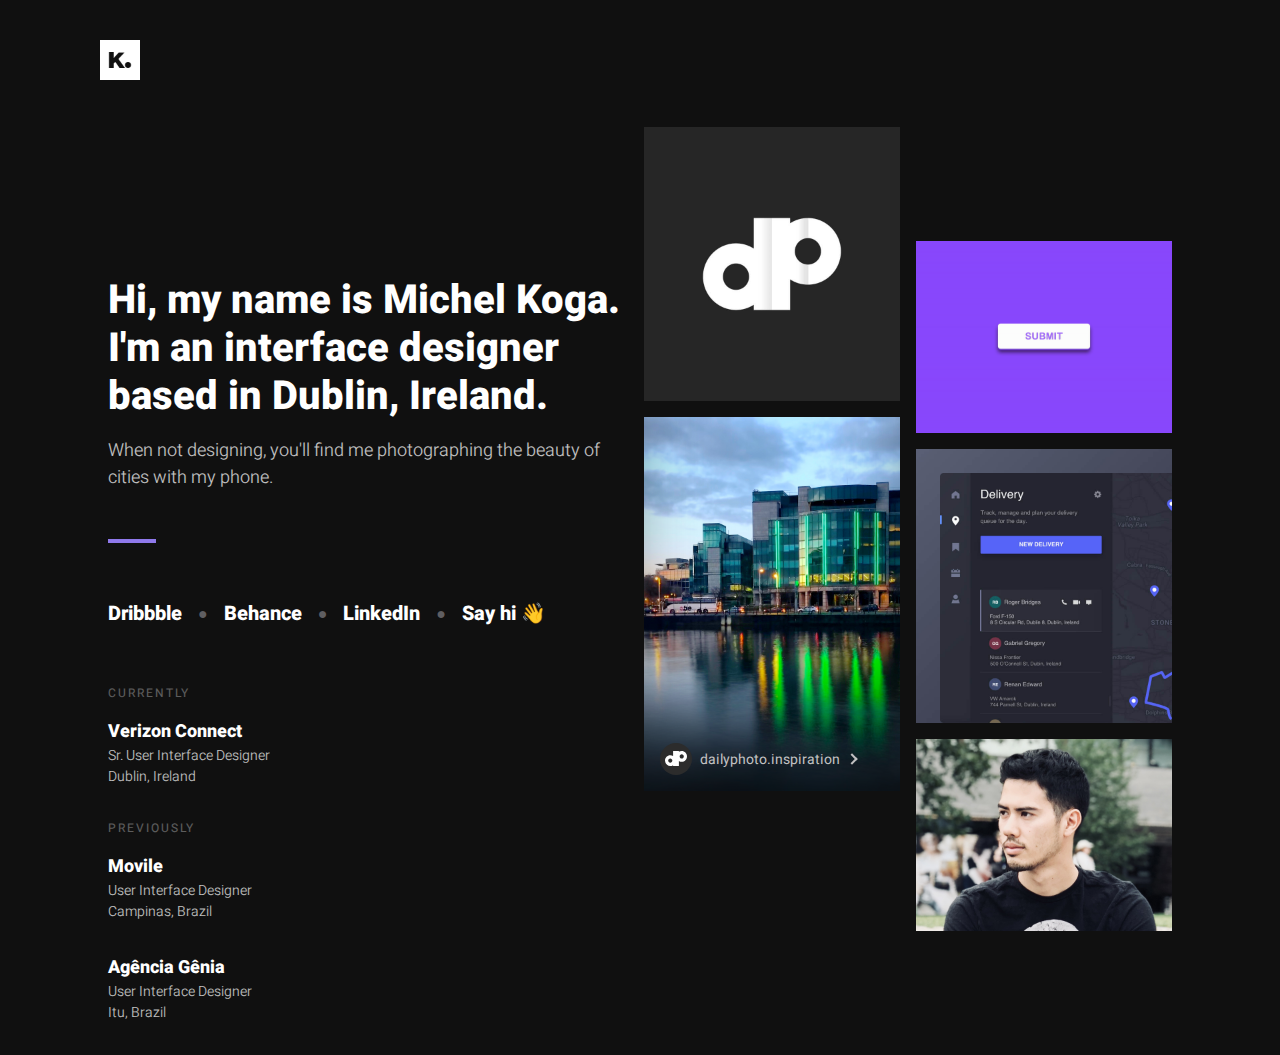
<file: index.html>
<!DOCTYPE html>
<html>

<head>
    <!-- Global site tag (gtag.js) - Google Analytics -->
    <script async src="https://www.googletagmanager.com/gtag/js?id=UA-73721420-1"></script>
    <script>
        window.dataLayer = window.dataLayer || [];
        function gtag() { dataLayer.push(arguments); }
        gtag('js', new Date());
        gtag('config', 'UA-73721420-1');
    </script>

    <!--Title-->
    <title>Michel Koga | Product Designer</title>

    <!--Styles Sheet-->
    <link rel="stylesheet" href="resources/css/style.css">

    <!--Google Font-->
    <link href="https://fonts.googleapis.com/css?family=Heebo:300,400,800" rel="stylesheet">

    <meta charset="UTF-8">
    <meta name="viewport" content="width=device-width, initial-scale=1">

    <!--SEO-->
    <meta name="description" content="An user interface designer passionate by improving users experiences with digital products." />

    <!-- Favicon -->
    <link rel="shortcut icon" href="resources/img/favicon.ico">
</head>

<body>
    <div class="header">
        <img src="resources/img/k_brand.png" width="40px" height="40px">
    </div>
    <div class="container">
        <div class="content">
            <h1 class="mainTitle">Hi, my name is Michel Koga. I'm an interface designer based in Dublin, Ireland.</h1>
            <p class="description">
                When not designing, you'll find me photographing the beauty of cities with my phone.
            </p>
            <span class="dividerLine"></span>
            <nav class="links">
                <h2 class="hidden">Social Media</h2>
                <ul>
                    <li><a href="https://dribbble.com/michelkoga/" target="_blank">Dribbble</a></li>
                    <li><a href="https://www.behance.net/michelkoga/" target="_blank">Behance</a></li>
                    <li><a href="https://www.linkedin.com/in/michelkoga/" target="_blank">LinkedIn</a></li>
                    <li><a href="mailto:kogamichel5@gmail.com">Say hi 👋</a></li>
                </ul>
            </nav>
            <div class="flex-block">
                <section class="workExperience">
                    <h2 class="hidden">Work Experience</h2>
                    <section>
                        <h3 class="xpHeadline">Currently</h3>
                        <article>
                            <a href="https://www.verizonconnect.com/" target="_blank">
                                <h4 class="companyTitle">Verizon Connect</h4>
                            </a>
                            <div class="company">
                                <span class="companyRole">Sr. User Interface Designer</span>
                                <span class="companyRole">Dublin, Ireland</span>
                            </div>
                        </article>
                    </section>
                    <section>
                        <h3 class="xpHeadline">Previously</h3>
                        <article>
                            <a href="https://www.movile.com/" target="_blank">
                                <h4 class="companyTitle">Movile</h4>
                            </a>
                            <div class="company">
                                <span class="companyRole">User Interface Designer</span>
                                <span class="companyRole">Campinas, Brazil</span>
                            </div>
                        </article>
                        <article>
                            <a href="http://agenciagenia.com.br/" target="_blank">
                                <h4 class="companyTitle">Agência Gênia</h4>
                            </a>
                            <div class="company">
                                <span class="companyRole">User Interface Designer</span>
                                <span class="companyRole">Itu, Brazil</span>
                        </article>
                    </section>
                </section>
                <div class="grid">
                        <div class="grid-item">
                            <img src="resources/img/dp-logo.jpg" alt="Daily Photo Inspiration Logo" class="medium grid-item-photo" />
                            <a class="large grid-item-photo instagram-card" href="https://www.instagram.com/dailyphoto.inspiration/" target="_blank">
                                <img src="resources/img/instagram-photo.jpg" alt="Instagram Picture" />
                                <div class="text-container">
                                    <div class="text">
                                        <svg class="logo-instagram" version="1.1" viewBox="0 0 32 32" xmlns="http://www.w3.org/2000/svg"
                                            xmlns:xlink="http://www.w3.org/1999/xlink">
                                            <title>dp-logo-svg</title>
                                            <desc>Created with Sketch.</desc>
                                            <defs>
                                                <circle id="a" cx="16" cy="16" r="16" />
                                                <linearGradient id="d" x1="35.509%" y1="41.562%" y2="41.562%">
                                                    <stop stop-color="#fff" offset="0" />
                                                    <stop offset="1" />
                                                </linearGradient>
                                                <linearGradient id="c" x1="28.889%" x2="9.3214%" y1="56.817%" y2="56.817%">
                                                    <stop stop-color="#fff" offset="0" />
                                                    <stop offset="1" />
                                                </linearGradient>
                                            </defs>
                                            <g fill="none" fill-rule="evenodd">
                                                <g transform="translate(-1064 -785)">
                                                    <g transform="translate(1048 169)">
                                                        <g transform="translate(0 290)">
                                                            <g transform="translate(16 326)">
                                                                <mask id="b" fill="white">
                                                                    <use xlink:href="#a" />
                                                                </mask>
                                                                <use fill="#2C2C2C" fill-rule="nonzero" xlink:href="#a" />
                                                                <g mask="url(#b)">
                                                                    <g transform="translate(5 8)">
                                                                        <path
                                                                            d="m8.0957 14.146c-0.81791 0.54079-1.7903 0.85431-2.8335 0.85431-2.9062 0-5.2622-2.4331-5.2622-5.4344s2.356-5.4344 5.2622-5.4344c1.0432 0 2.0156 0.31352 2.8335 0.85431v-4.9855h2.9049v15h-2.9049v-0.85431zm-2.8335-2.4257c1.1522 0 2.0862-0.96457 2.0862-2.1544 0-1.1899-0.934-2.1544-2.0862-2.1544-1.1522 0-2.0862 0.96457-2.0862 2.1544 0 1.1899 0.934 2.1544 2.0862 2.1544z"
                                                                            fill="#fff" />
                                                                        <rect x="8.0957" width="2.9049" height="15" fill="url(#d)"
                                                                            opacity=".1" />
                                                                        <g
                                                                            transform="translate(16.03 7.5) rotate(180) translate(-5.9583 -7.5)">
                                                                            <path
                                                                                d="m8.0956 14.146c-0.8179 0.54076-1.7902 0.85427-2.8334 0.85427-2.9062 0-5.2622-2.4331-5.2622-5.4344s2.356-5.4344 5.2622-5.4344c1.0432 0 2.0155 0.31351 2.8334 0.85427v-4.9854h2.9049v15h-2.9049v-0.85427zm-2.8334-2.4257c1.1522 0 2.0862-0.96457 2.0862-2.1544 0-1.1899-0.934-2.1544-2.0862-2.1544-1.1522 0-2.0862 0.96457-2.0862 2.1544 0 1.1899 0.934 2.1544 2.0862 2.1544z"
                                                                                fill="#fff" />
                                                                            <path
                                                                                d="m5.1883 4.1317c0.024594-3.4961e-4 0.049228-5.2499e-4 0.073902-5.2499e-4 1.0432 0 2.0155 0.31351 2.8334 0.85427v-4.9854h2.9049v15h-2.9049v-0.85427c-0.8179 0.54076-1.7902 0.85427-2.8334 0.85427-0.024674 0-0.049308-1.754e-4 -0.073902-5.25e-4v-3.2808c0.024529 8.82e-4 0.049165 0.0013266 0.073902 0.0013266 1.1522 0 2.0862-0.96457 2.0862-2.1544 0-1.1899-0.934-2.1544-2.0862-2.1544-0.024737 0-0.049373 4.4464e-4 -0.073902 0.0013266v-3.2808z"
                                                                                fill="url(#c)" opacity=".1" />
                                                                        </g>
                                                                    </g>
                                                                </g>
                                                            </g>
                                                        </g>
                                                    </g>
                                                </g>
                                            </g>
                                        </svg>
                                        <span class="profile">dailyphoto.inspiration</span>
                                    </div>
                                </div>
                            </a>
                        </div>
                        <div class="grid-item">
                            <img src="resources/img/animated-gif.gif" alt="Submit Button Interaction" class="small grid-item-photo" />
                            <img src="resources/img/map-shot.jpg" alt="Map Management Interface" class="medium grid-item-photo" />
                            <img src="resources/img/profile-picture.jpg" alt="Michel Koga Photo" class="small grid-item-photo" />
                        </div>
                </div>
            </div>
        </div>
        <div class="grid">
            <div class="grid-item">
                <img src="resources/img/dp-logo.jpg" alt="Daily Photo Inspiration Logo" class="medium grid-item-photo" />
                <a class="large grid-item-photo instagram-card" href="https://www.instagram.com/dailyphoto.inspiration/" target="_blank">
                    <img src="resources/img/instagram-photo.jpg" alt="Instagram Picture" />
                    <div class="text-container">
                        <div class="text">
                            <svg class="logo-instagram" version="1.1" viewBox="0 0 32 32" xmlns="http://www.w3.org/2000/svg"
                                xmlns:xlink="http://www.w3.org/1999/xlink">
                                <title>dp-logo-svg</title>
                                <desc>Created with Sketch.</desc>
                                <defs>
                                    <circle id="a" cx="16" cy="16" r="16" />
                                    <linearGradient id="d" x1="35.509%" y1="41.562%" y2="41.562%">
                                        <stop stop-color="#fff" offset="0" />
                                        <stop offset="1" />
                                    </linearGradient>
                                    <linearGradient id="c" x1="28.889%" x2="9.3214%" y1="56.817%" y2="56.817%">
                                        <stop stop-color="#fff" offset="0" />
                                        <stop offset="1" />
                                    </linearGradient>
                                </defs>
                                <g fill="none" fill-rule="evenodd">
                                    <g transform="translate(-1064 -785)">
                                        <g transform="translate(1048 169)">
                                            <g transform="translate(0 290)">
                                                <g transform="translate(16 326)">
                                                    <mask id="b" fill="white">
                                                        <use xlink:href="#a" />
                                                    </mask>
                                                    <use fill="#2C2C2C" fill-rule="nonzero" xlink:href="#a" />
                                                    <g mask="url(#b)">
                                                        <g transform="translate(5 8)">
                                                            <path
                                                                d="m8.0957 14.146c-0.81791 0.54079-1.7903 0.85431-2.8335 0.85431-2.9062 0-5.2622-2.4331-5.2622-5.4344s2.356-5.4344 5.2622-5.4344c1.0432 0 2.0156 0.31352 2.8335 0.85431v-4.9855h2.9049v15h-2.9049v-0.85431zm-2.8335-2.4257c1.1522 0 2.0862-0.96457 2.0862-2.1544 0-1.1899-0.934-2.1544-2.0862-2.1544-1.1522 0-2.0862 0.96457-2.0862 2.1544 0 1.1899 0.934 2.1544 2.0862 2.1544z"
                                                                fill="#fff" />
                                                            <rect x="8.0957" width="2.9049" height="15" fill="url(#d)"
                                                                opacity=".1" />
                                                            <g
                                                                transform="translate(16.03 7.5) rotate(180) translate(-5.9583 -7.5)">
                                                                <path
                                                                    d="m8.0956 14.146c-0.8179 0.54076-1.7902 0.85427-2.8334 0.85427-2.9062 0-5.2622-2.4331-5.2622-5.4344s2.356-5.4344 5.2622-5.4344c1.0432 0 2.0155 0.31351 2.8334 0.85427v-4.9854h2.9049v15h-2.9049v-0.85427zm-2.8334-2.4257c1.1522 0 2.0862-0.96457 2.0862-2.1544 0-1.1899-0.934-2.1544-2.0862-2.1544-1.1522 0-2.0862 0.96457-2.0862 2.1544 0 1.1899 0.934 2.1544 2.0862 2.1544z"
                                                                    fill="#fff" />
                                                                <path
                                                                    d="m5.1883 4.1317c0.024594-3.4961e-4 0.049228-5.2499e-4 0.073902-5.2499e-4 1.0432 0 2.0155 0.31351 2.8334 0.85427v-4.9854h2.9049v15h-2.9049v-0.85427c-0.8179 0.54076-1.7902 0.85427-2.8334 0.85427-0.024674 0-0.049308-1.754e-4 -0.073902-5.25e-4v-3.2808c0.024529 8.82e-4 0.049165 0.0013266 0.073902 0.0013266 1.1522 0 2.0862-0.96457 2.0862-2.1544 0-1.1899-0.934-2.1544-2.0862-2.1544-0.024737 0-0.049373 4.4464e-4 -0.073902 0.0013266v-3.2808z"
                                                                    fill="url(#c)" opacity=".1" />
                                                            </g>
                                                        </g>
                                                    </g>
                                                </g>
                                            </g>
                                        </g>
                                    </g>
                                </g>
                            </svg>
                            <span class="profile">dailyphoto.inspiration</span>
                        </div>
                    </div>
                </a>
            </div>
            <div class="grid-item">
                <img src="resources/img/animated-gif.gif" alt="Submit Button Interaction" class="small grid-item-photo" />
                <img src="resources/img/map-shot.jpg" alt="Map Management Interface" class="medium grid-item-photo" />
                <img src="resources/img/profile-picture.jpg" alt="Michel Koga Photo" class="small grid-item-photo" />
            </div>
        </div>
    </div>
</body>

</html>
</file>
<file: resources/css/style.css>
*{
  margin: 0;
  padding: 0;
  box-sizing: border-box;
  text-decoration: none;
}

body {
  font-family: 'Heebo', sans-serif;
  background-color: #101010;
}

/* Style the header with a grey background and some padding */
.header {
  padding: 40px 100px;
}

.container{
  margin: 0 auto;
  width: 100%;
  padding: 0 100px;
  display: flex;
  flex-direction: row;
  justify-content: space-around;
}

.content{
  width: 520px;
  display: flex;
  flex-direction: column;
}

.mainTitle{
  width: 100%;
  margin-top: 150px;
  color: white;
  font-weight: 800;
  font-size: 40px;
  line-height: 48px;
}

.description{
  width: 100%;
  margin-top: 16px;
  opacity: 0.74;
  color: white;
  font-weight: 300;
  font-size: 18px;
}

.dividerLine{
  border-bottom: 4px solid #8f79eb;
  width: 48px;
  display: block;
  margin-top: 48px;
}

.links{
  padding: 56px 0;
}

.flex-block{
  display: flex;
}

.flex-block .grid{
  display: none;
}

.hidden{
  display: none;
}

ul {
  list-style: none;
  margin: 0;
  padding: 0;
  display: flex;
  align-items: center;
}

li {
  display: flex;
  align-items: center;
}

li:after {
  content: "●";
  margin-left: 16px;
  color: #5F5E61;
}

li:last-child::after{
  content: none;
}

li a {
  display: inline-block;
  text-align: center;
  text-decoration: none;
  color: white;
  font-size: 20px;
  font-weight: 800;
  transition: 0.4s color ease;
}

li + li{
  margin-left: 16px;
}

li a:hover {
  color: #C2C1C2;
}

.workExperience{
  display: flex;
  flex-direction: column;
}

.xpHeadline{
  margin: 0;
  opacity: 0.32;
  text-transform: uppercase;
}

h3{
  color: white;
  font-weight: 400;
  font-size: 12px;
  letter-spacing: 2px;
}

.xpHeadline{
  margin: 0;
  opacity: 0.32;
  padding-bottom: 16px;
}

.company{
  opacity: 0.74;
  padding-bottom: 32px;
}

.companyTitle{
  color: white;
  font-weight: 800;
  font-size: 18px;
  display: block;
  transition: 0.4s color ease;
}

.companyTitle:hover{
  color: #C2C1C2;
}

.companyTitle a{
  color: #C2C1C2;
  text-decoration: none;
}

.companyRole{
  font-size: 14px;
  color: white;
  font-weight: 300;
  display: block;
}

.grid{
  display: flex;
  /* justify-content: space-between; */
}

.grid .grid-item{
  width: 256px;
}

.grid .grid-item + .grid-item{
  margin-left: 16px;
  padding-top: 114px;
}

.grid .small{
  height: 192px;
}

.grid .medium{
  height: 274px;
}

.grid .large{
  height: 374px;
}

.grid .grid-item .grid-item-photo + .grid-item-photo{
  margin-top: 16px;
}

.grid-item-photo{
  display: block;
}

.instagram-card{
  position: relative;
  display: flex;
  flex-direction: column;
}

.instagram-card img{
  position: absolute;
  width: 100%;
  height: 100%;
  top: 0;
  left: 0;
}

.instagram-card .text-container{
  box-shadow: inset 0px -110px 90px -40px rgba(0, 0, 0, 0.85);
  transition: 0.6s box-shadow ease;
  flex: 1;
  justify-content: flex-end;
  padding: 0 16px 16px 16px;
  flex-direction: column;
  display: flex;
  z-index: 1;
  position: relative;
}

.instagram-card .text-container .text{
  display: flex;
  align-items: center;
}

.instagram-card .text .logo-instagram{
  width: 32px;
  height: 32px;
  margin-right: 8px;
}

.instagram-card .text .profile{
  color:#C2C1C2;
  font-size: 14px;
  font-weight: 400;
  display: flex;
  align-items: center;
  transition: 0.4s color ease;
}

.instagram-card .text .profile:after{
  content: "";
  width: 6px;
  height: 6px;
  margin-left: 8px;
  border-bottom: 2px solid #C2C1C2; 
  border-right: 2px solid #C2C1C2; 
  transform: rotate(-45deg);
  display: block;
  transition: 0.4s transform ease, 0.4s border ease;
}

.instagram-card:hover .text .profile:after{
  transform: translateX(4px) rotate(-45deg);
  border-color: white;
}

.instagram-card:hover .text .profile{
  color: white;
}

.instagram-card:hover .text-container{
  box-shadow: inset 0px -110px 80px -35px rgba(0, 0, 0, 0.88);
}


@media screen and (max-width:1180px) {

  .container > .grid{
    display: none;
  }

  .flex-block .grid{
    display: flex;
    margin-left: 80px;
  }

  .content{
    width: 100%;
  }

  .mainTitle, .description{
    width: 520px;
  }
 

}

@media screen and (max-width:970px) {

  .container{
    padding: 0 48px;
  }

  .header{
    padding: 40px 48px;
  }

}



@media screen and (max-width:866px) {

  .container{
    padding: 0 24px;
  }

  .header{
    padding: 40px 24px;
  }

  .mainTitle{
    margin-top: 80px;
  }

}

@media screen and (max-width:818px) {

  .flex-block{
    flex-direction: column-reverse;
  }

  .flex-block .grid .grid-item + .grid-item {
    padding-top: 0;
  }

  .flex-block .grid{
    margin-left: 0;
  }

  .flex-block .workExperience{
    margin-top: 64px;
  }

  .container{
    padding: 0 64px;
  }

  .header{
    padding: 40px 64px;
  }

}


@media screen and (max-width:648px) {

  .container{
    padding: 0 24px;
  }

  .header{
    padding: 40px 24px;
  }

}

@media screen and (max-width:576px) {

  .content{
    align-items: center;
  }

  .dividerLine{
    align-self: flex-start;
  }

  .flex-block{
    width: 100%;
    align-items: center;
  }

  .flex-block .workExperience{
    align-self: flex-start;
  }

  .flex-block .grid .grid-item + .grid-item {
    margin-left: 8px;
  }

  .grid .grid-item .grid-item-photo + .grid-item-photo {
    margin-top: 8px;
}
 
  .mainTitle, .description {
    width: 100%;
  }

  .grid .grid-item{
    width: 194px;
  }

  .grid .small, .grid .medium, .grid .large{
    height: auto;
    width: 100%;
  }

  .grid .grid-item .instagram-card{
    height: 283.24px;
    width: 100%;
  }

  .instagram-card .text .logo-instagram{
    display: none;
  }

  .instagram-card .text .profile{
    font-size: 14px;
    text-decoration: underline;
  }

  .instagram-card .text-container .text{
    justify-content: center;
  }

}

@media screen and (max-width:462px) {

  .links{
    width: 100%;
  }

  .links ul{
    flex-wrap: wrap;
  }

  .links ul {
    width: 100%;
  }

  .links ul li a{
    padding: 16px;
    text-decoration: underline;
  }

  .links ul li{
    width: 50%;
    justify-content: center;
    position: relative;
  }

  .links ul li + li{
    margin-left: 0;
  }

  .links ul li:after{
    display: none;
    position: absolute;
    top: 50%;
    right: 0;
    margin: 0;
    transform: translate(50%, -50%);
  }

  .links li:nth-child(2n-1)::after{
    display: block;
  }

}

@media screen and (max-width:444px) {

  .grid .grid-item{
    width: 167px;
  }

  .grid .grid-item .instagram-card{
    height: 243.82px;
  }

  .mainTitle{
    margin-top: 56px;
    font-size: 38px;
    line-height: 42px;
  }

  .description{
    margin-top: 16px;
    font-size: 18px;
  }

  h3{
  font-size: 14px;
  letter-spacing: 2px;
  font-weight: 400;
  }

  .xpHeadline{
    margin-top: 16px;
  }

  .companyTitle{
    font-size: 20px;
  }

  .companyTitle:hover{
    color: #C2C1C2;
  }

  .companyRole{
    font-size: 16px;
  }

  .instagram-card .text .profile{
    font-size: 11px;
  }

  .instagram-card .text .profile:after{
    display: none;
  }

}  

@media screen and (max-width:360px) {

  .grid .grid-item{
    width: 132px;
  }

  .grid .grid-item .instagram-card{
    height: 192.72px;
  }

}
</file>
